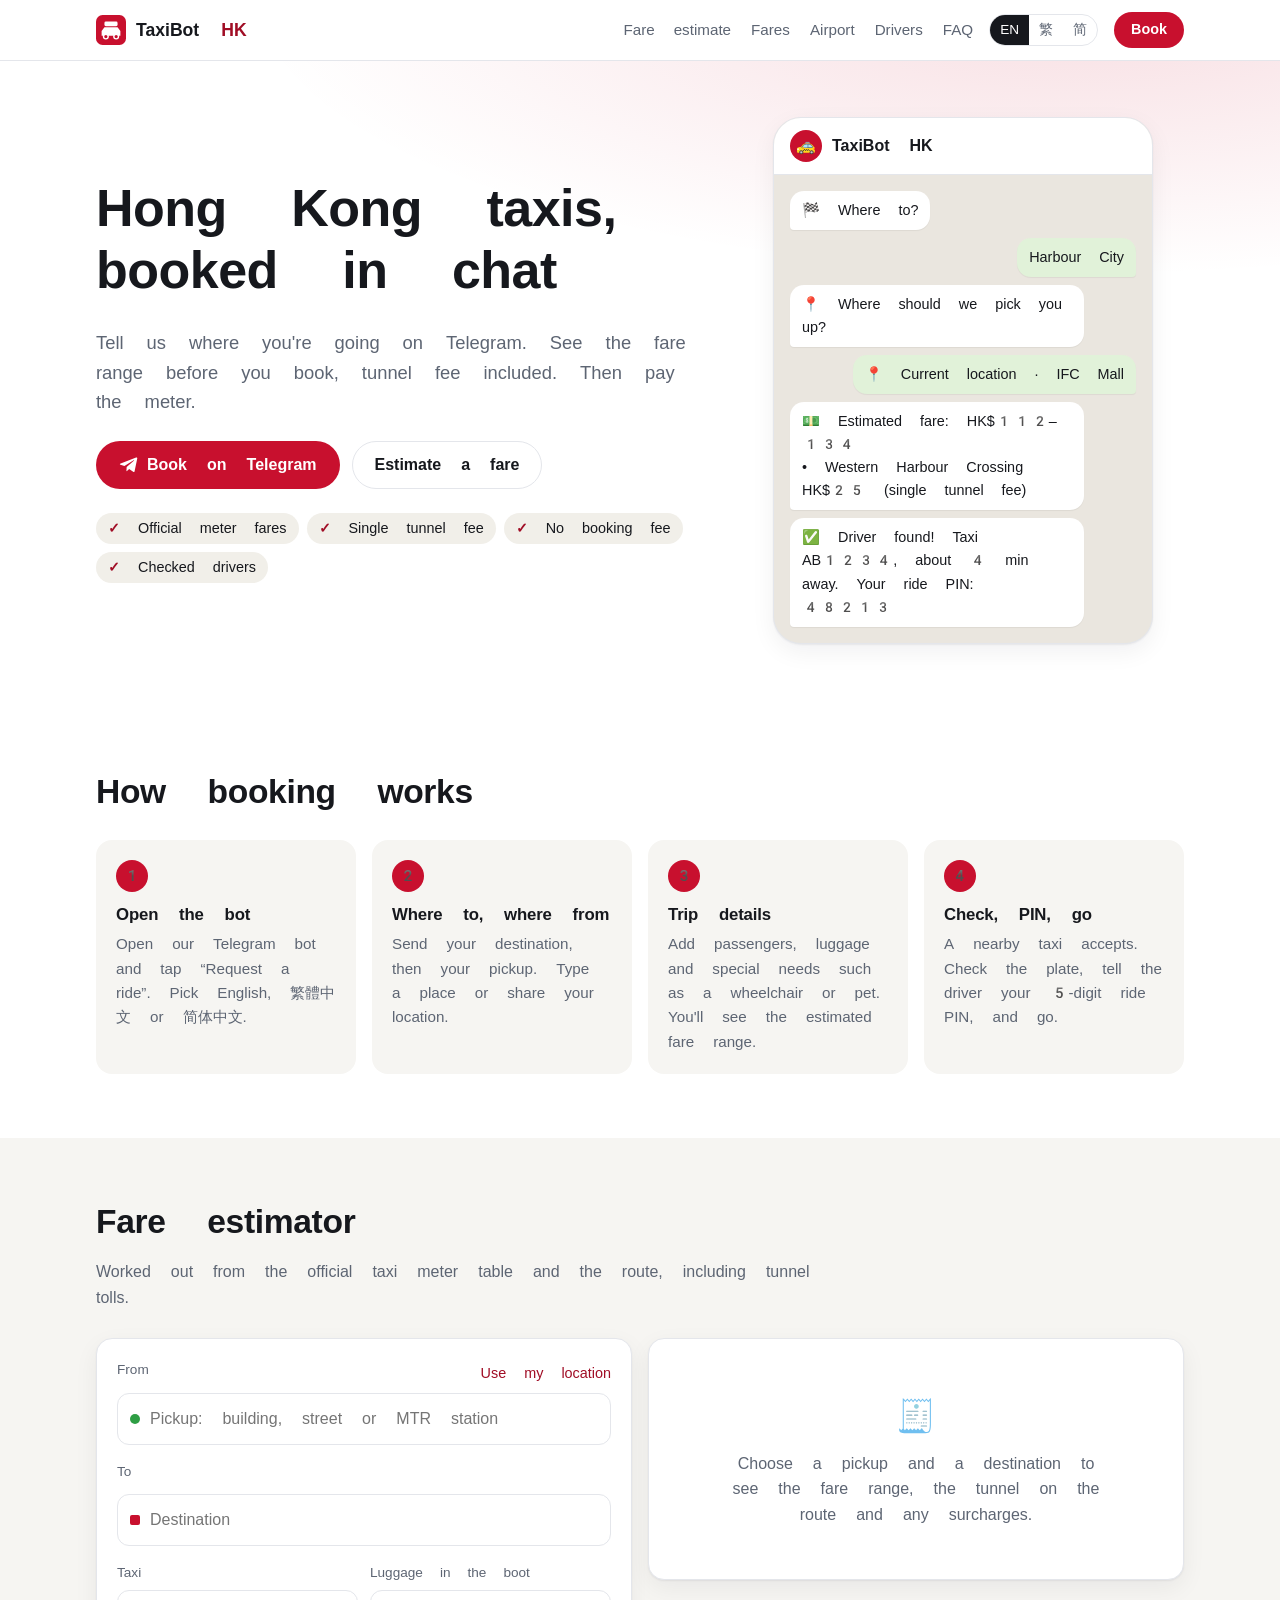
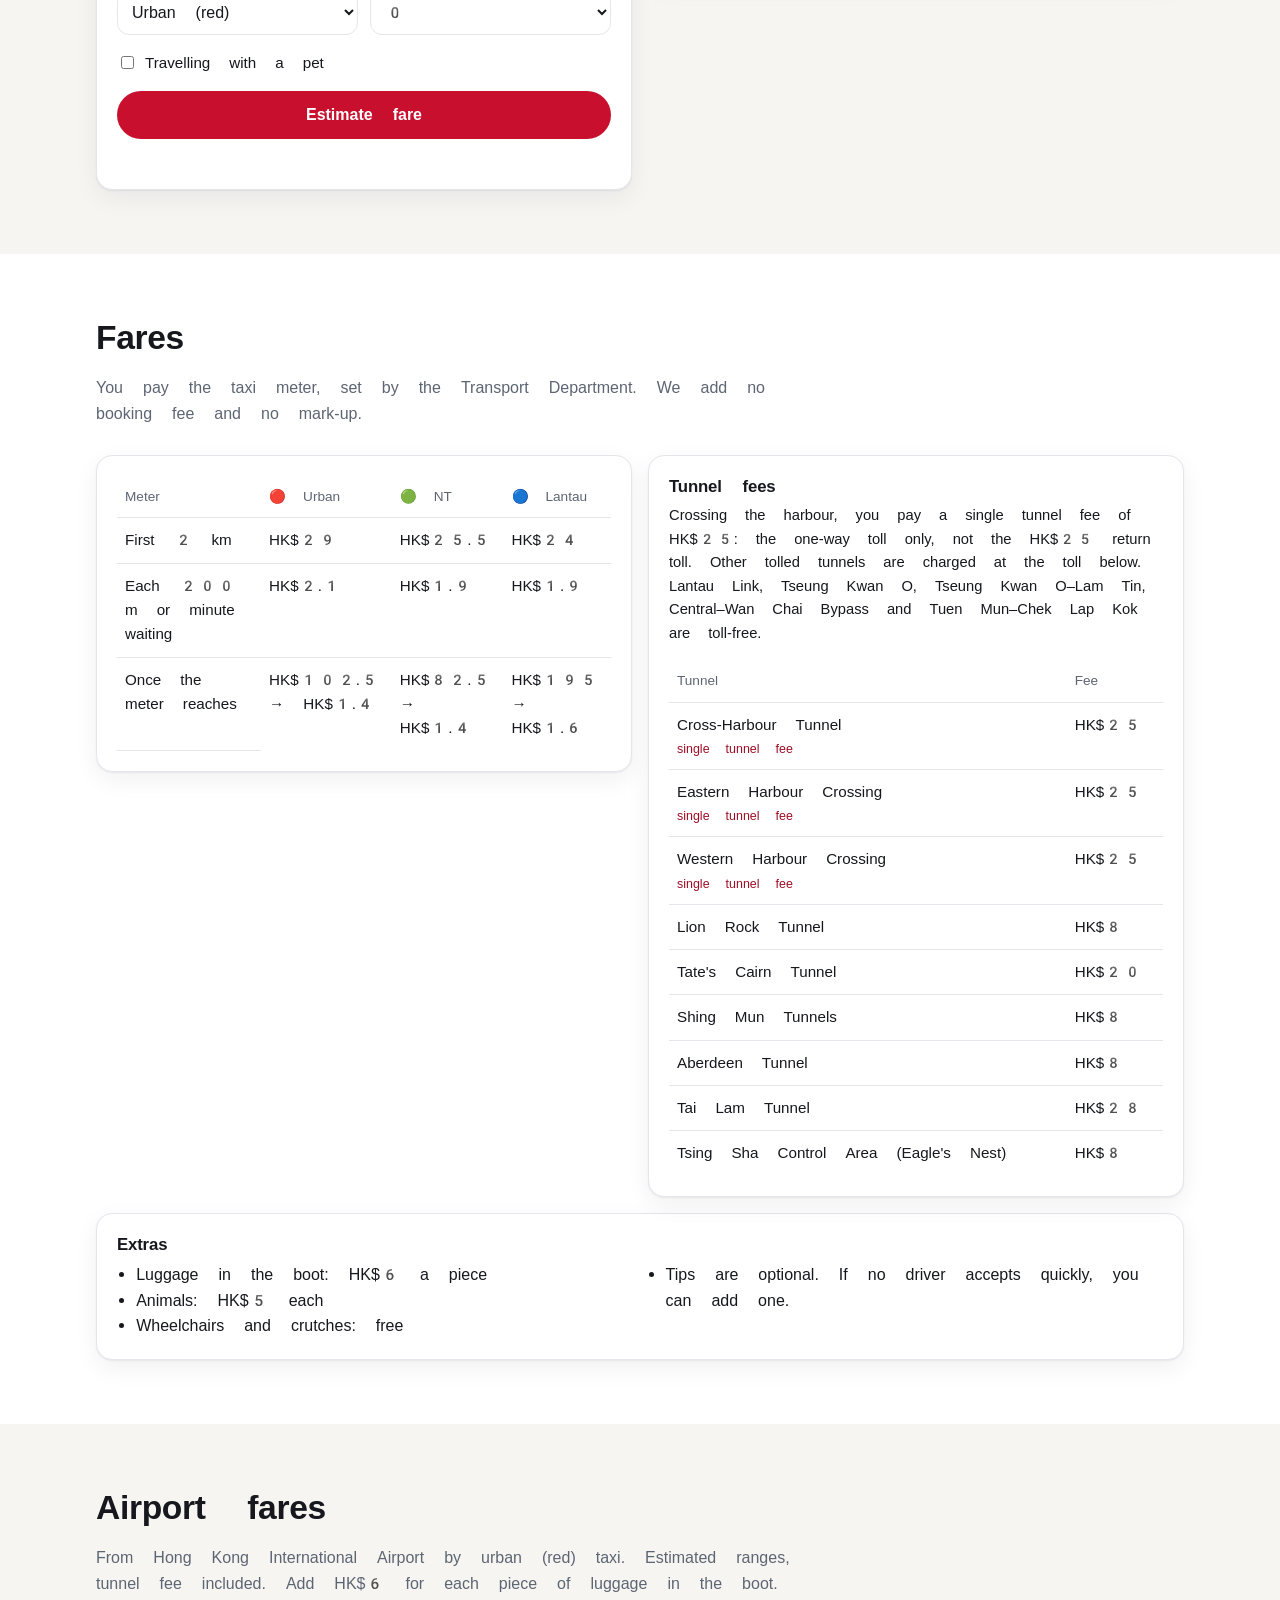
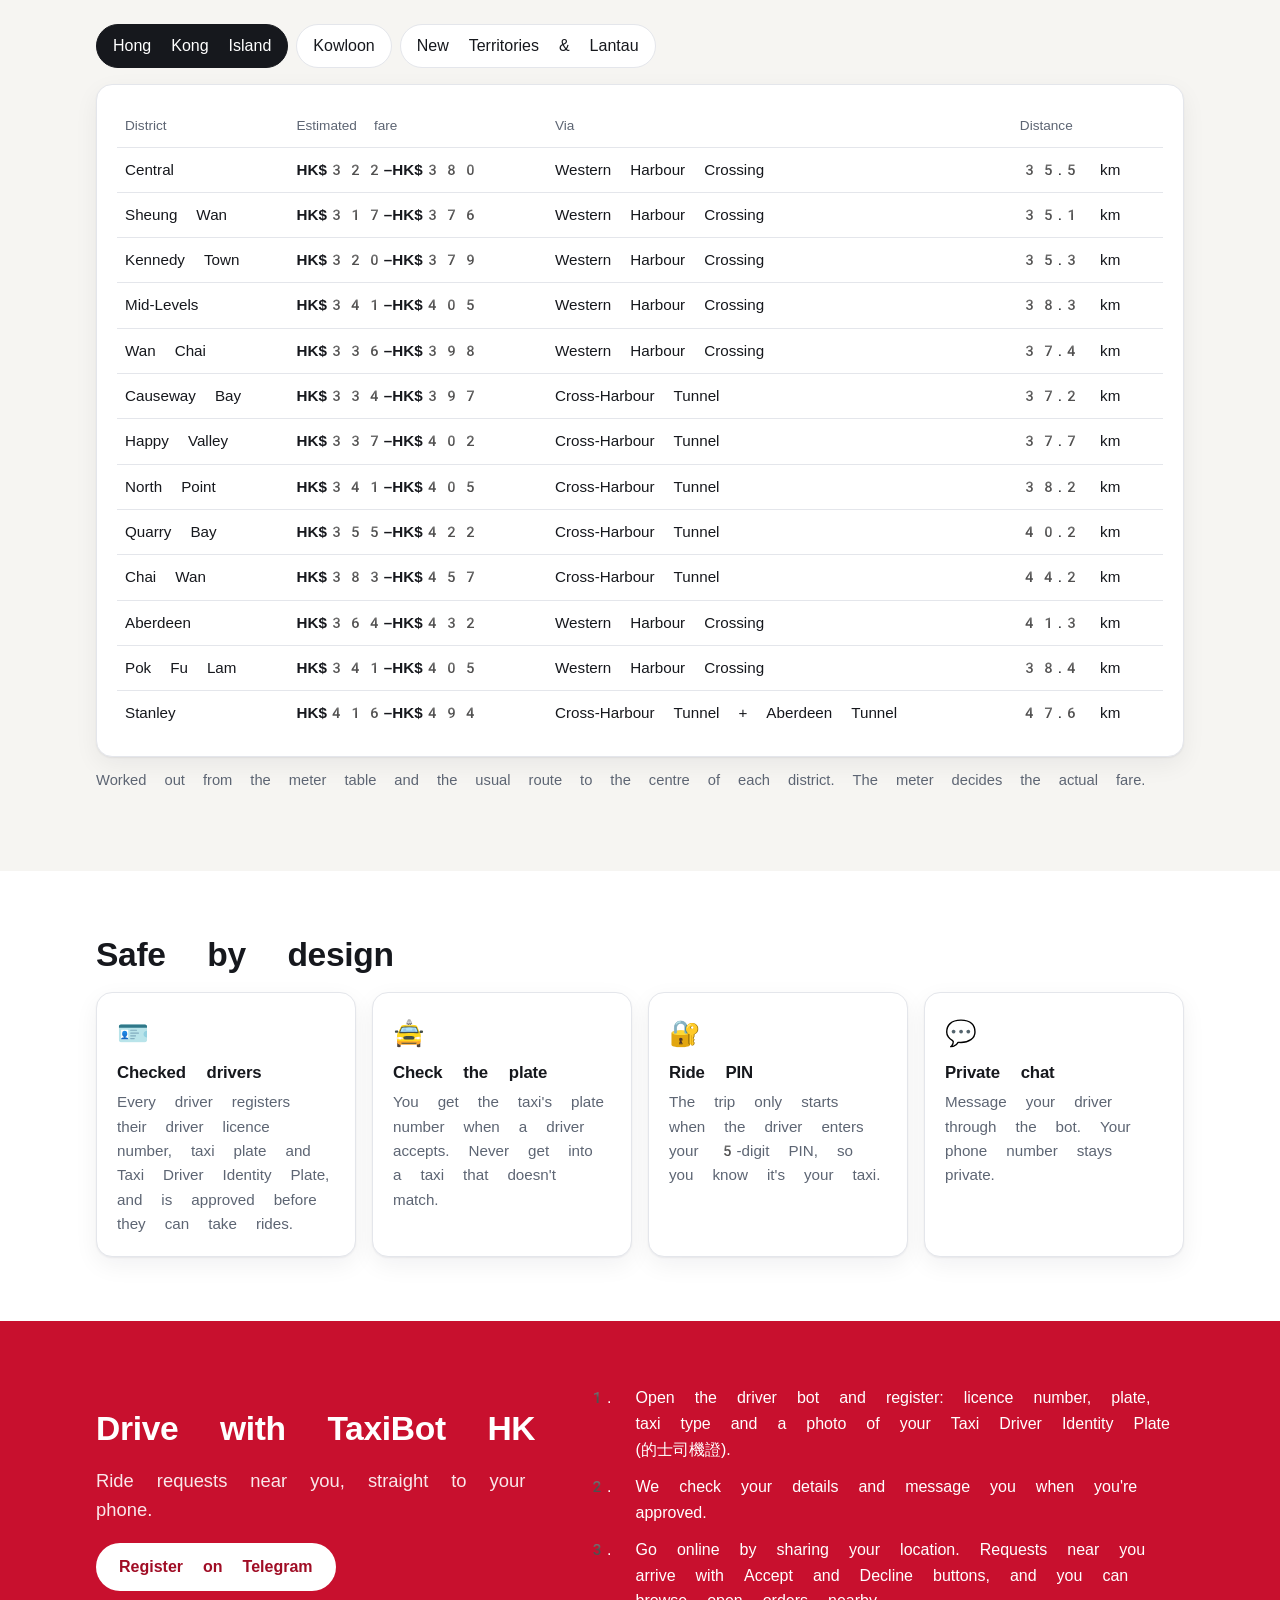
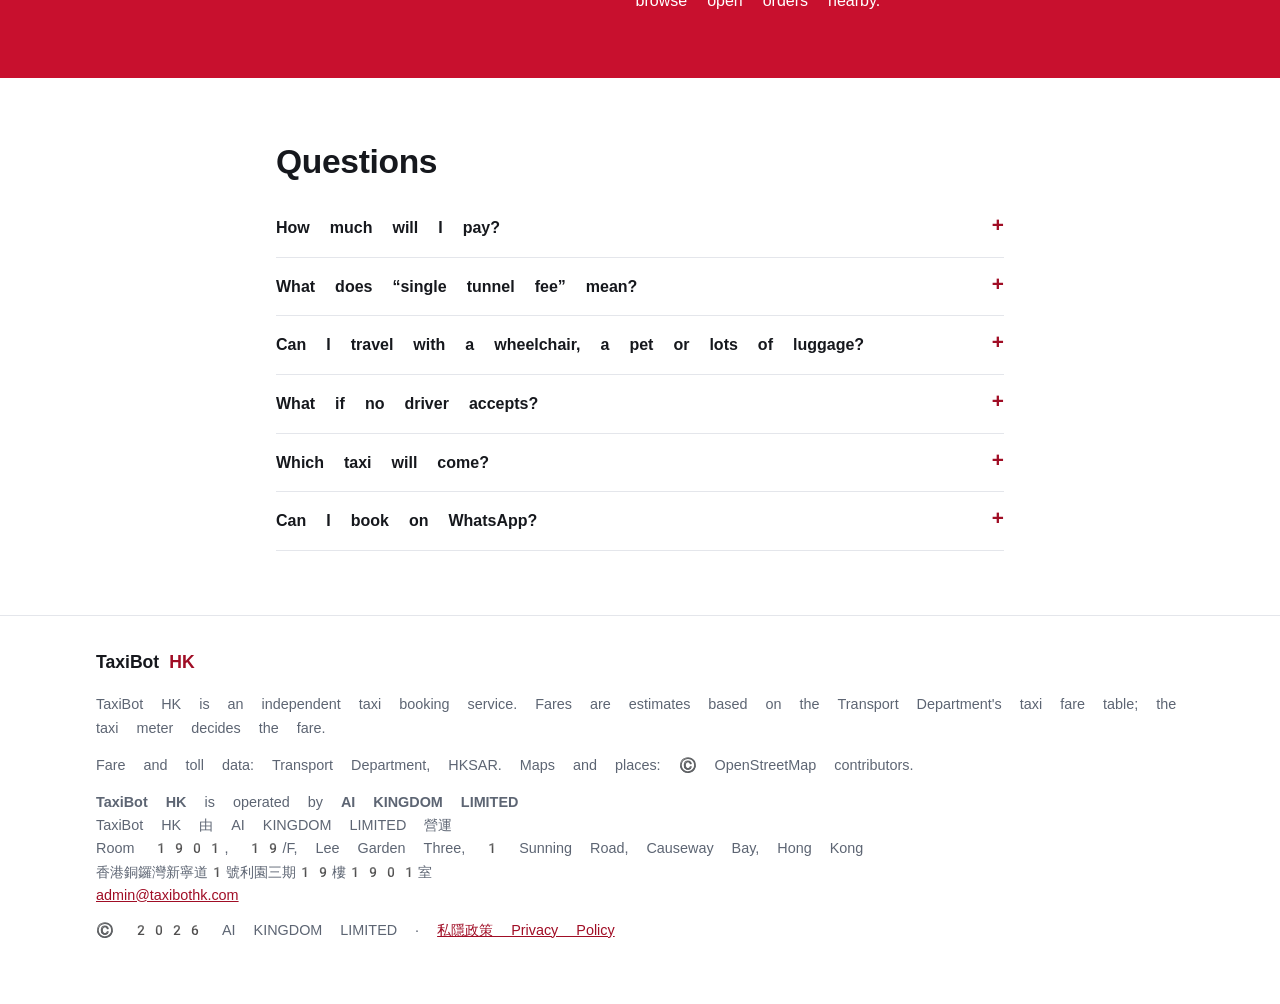
<file: index.html>
<!doctype html>
<html lang="en">
<head>
<meta charset="utf-8">
<meta name="viewport" content="width=device-width, initial-scale=1">
<meta name="facebook-domain-verification" content="nqvu9s8khxjz0n6p6hkmg1ydvv3f3a" />
<title>TaxiBot HK · Hong Kong taxis, booked in chat</title>
<meta name="description" content="Book a Hong Kong taxi on Telegram. See an estimated fare range with the tunnel fee before you book, then pay the meter. Single tunnel fee, no booking fee.">
<meta name="theme-color" content="#c8102e">
<link rel="icon" href="data:image/svg+xml,%3Csvg xmlns='http://www.w3.org/2000/svg' viewBox='0 0 64 64'%3E%3Crect width='64' height='64' rx='14' fill='%23c8102e'/%3E%3Crect x='18' y='14' width='28' height='10' rx='3' fill='%23fff'/%3E%3Cpath d='M12 44V34l6-8h28l6 8v10z' fill='%23fff'/%3E%3Ccircle cx='21' cy='46' r='5' fill='%23c8102e' stroke='%23fff' stroke-width='3'/%3E%3Ccircle cx='43' cy='46' r='5' fill='%23c8102e' stroke='%23fff' stroke-width='3'/%3E%3C/svg%3E">
<link rel="stylesheet" href="https://fonts.googleapis.com/css2?family=Noto+Color+Emoji&display=swap">
<link rel="stylesheet" href="style.css">
<script type="application/ld+json">{"@context":"https://schema.org","@type":"Organization","name":"TaxiBot HK","legalName":"AI KINGDOM LIMITED","url":"https://taxibothk.com/","email":"admin@taxibothk.com","address":{"@type":"PostalAddress","streetAddress":"Room 1901, 19/F, Lee Garden Three, 1 Sunning Road","addressLocality":"Causeway Bay","addressRegion":"Hong Kong","addressCountry":"HK"}}</script>
</head>
<body>
<a class="skip" href="#main" data-t="skip">Skip to content</a>

<header class="top">
  <div class="wrap top-inner">
    <a class="brand" href="#">
      <svg class="brand-mark" viewBox="0 0 64 64" aria-hidden="true"><rect width="64" height="64" rx="14" fill="currentColor"/><rect x="18" y="14" width="28" height="10" rx="3" fill="#fff"/><path d="M12 44V34l6-8h28l6 8v10z" fill="#fff"/><circle cx="21" cy="46" r="5" fill="currentColor" stroke="#fff" stroke-width="3"/><circle cx="43" cy="46" r="5" fill="currentColor" stroke="#fff" stroke-width="3"/></svg>
      <span>TaxiBot <b>HK</b></span>
    </a>
    <nav class="nav" aria-label="Sections">
      <a href="#estimate" data-t="nav_estimate">Fare estimate</a>
      <a href="#fares" data-t="nav_fares">Fares</a>
      <a href="#airport" data-t="nav_airport">Airport</a>
      <a href="#drivers" data-t="nav_drivers">Drivers</a>
      <a href="#faq" data-t="nav_faq">FAQ</a>
    </nav>
    <div class="langs" role="group" aria-label="Language">
      <button type="button" data-lang="en">EN</button>
      <button type="button" data-lang="zh-Hant">繁</button>
      <button type="button" data-lang="zh-Hans">简</button>
    </div>
    <a class="btn btn-small rider-link" href="#" data-t="nav_book">Book</a>
  </div>
</header>

<main id="main">
  <!-- Hero -->
  <section class="hero">
    <div class="wrap hero-inner">
      <div class="hero-copy">
        <h1 data-t="hero_title">Hong Kong taxis, booked in chat</h1>
        <p class="lead" data-t="hero_sub">Tell us where you're going on Telegram. See the fare range before you book, tunnel fee included. Then pay the meter.</p>
        <div class="actions">
          <a class="btn btn-primary rider-link" href="#">
            <svg viewBox="0 0 24 24" aria-hidden="true"><path fill="currentColor" d="M21.9 4.3 18.7 19.4c-.2 1-.9 1.3-1.7.8l-4.8-3.5-2.3 2.2c-.3.3-.5.5-1 .5l.3-4.9 8.9-8c.4-.3-.1-.5-.6-.2L6.5 13.2l-4.7-1.5c-1-.3-1-1 .2-1.5L20.5 3c.9-.3 1.6.2 1.4 1.3z"/></svg>
            <span data-t="cta_book">Book on Telegram</span>
          </a>
          <a class="btn btn-ghost" href="#estimate" data-t="cta_estimate">Estimate a fare</a>
        </div>
        <ul class="points">
          <li data-t="hero_p1">Official meter fares</li>
          <li data-t="hero_p2">Single tunnel fee</li>
          <li data-t="hero_p3">No booking fee</li>
          <li data-t="hero_p4">Checked drivers</li>
        </ul>
      </div>
      <div class="phone" aria-hidden="true">
        <div class="phone-bar"><span class="avatar">🚕</span><span data-t="mock_title">TaxiBot HK</span></div>
        <div class="chat">
          <p class="bubble bot" data-t="mock_where"></p>
          <p class="bubble me" data-t="mock_user1"></p>
          <p class="bubble bot" data-t="mock_pickup"></p>
          <p class="bubble me" data-t="mock_user2"></p>
          <p class="bubble bot pre" data-t="mock_fare"></p>
          <p class="bubble bot" data-t="mock_found"></p>
        </div>
      </div>
    </div>
  </section>

  <!-- How it works -->
  <section class="section" id="how">
    <div class="wrap">
      <h2 data-t="how_title">How booking works</h2>
      <ol class="steps">
        <li><span class="num">1</span><h3 data-t="how_1t"></h3><p data-t="how_1"></p></li>
        <li><span class="num">2</span><h3 data-t="how_2t"></h3><p data-t="how_2"></p></li>
        <li><span class="num">3</span><h3 data-t="how_3t"></h3><p data-t="how_3"></p></li>
        <li><span class="num">4</span><h3 data-t="how_4t"></h3><p data-t="how_4"></p></li>
      </ol>
    </div>
  </section>

  <!-- Estimator -->
  <section class="section tint" id="estimate">
    <div class="wrap">
      <h2 data-t="est_title">Fare estimator</h2>
      <p class="sub" data-t="est_sub"></p>
      <div class="est">
        <form class="card est-form" id="est-form" autocomplete="off">
          <div class="field" data-stop="from">
            <div class="label-row">
              <label for="from-input" data-t="est_from">From</label>
              <button type="button" class="link" id="locate" data-t="est_locate">Use my location</button>
            </div>
            <div class="input"><span class="dot from"></span><input id="from-input" data-t-ph="est_from_ph"></div>
            <ul class="suggest" role="listbox"></ul>
          </div>
          <div class="field" data-stop="to">
            <div class="label-row"><label for="to-input" data-t="est_to">To</label></div>
            <div class="input"><span class="dot to"></span><input id="to-input" data-t-ph="est_to_ph"></div>
            <ul class="suggest" role="listbox"></ul>
          </div>
          <div class="row3">
            <div class="field">
              <label for="type" data-t="est_type">Taxi</label>
              <select id="type">
                <option value="urban" data-t="type_urban">Urban (red)</option>
                <option value="nt" data-t="type_nt">New Territories (green)</option>
                <option value="lantau" data-t="type_lantau">Lantau (blue)</option>
              </select>
            </div>
            <div class="field">
              <label for="luggage" data-t="est_luggage">Luggage in the boot</label>
              <select id="luggage"><option>0</option><option>1</option><option>2</option><option>3</option><option>4</option><option>5</option></select>
            </div>
          </div>
          <label class="check"><input type="checkbox" id="pet"> <span data-t="est_pet">Travelling with a pet</span></label>
          <button class="btn btn-primary wide" type="submit" id="est-go" data-t="est_go">Estimate fare</button>
          <p class="status" id="est-status" role="status"></p>
        </form>
        <div class="card est-result" id="est-result" aria-live="polite">
          <div class="est-empty"><span class="ico">🧾</span><p data-t="est_placeholder"></p></div>
        </div>
      </div>
    </div>
  </section>

  <!-- Fares -->
  <section class="section" id="fares">
    <div class="wrap">
      <h2 data-t="fares_title">Fares</h2>
      <p class="sub" data-t="fares_sub"></p>
      <div class="grid2">
        <div class="card">
          <div class="table-wrap"><table class="tbl" id="meter-table"></table></div>
        </div>
        <div class="card">
          <h3 data-t="tunnel_title">Tunnel fees</h3>
          <p class="small" data-t="tunnel_text"></p>
          <div class="table-wrap"><table class="tbl" id="toll-table"></table></div>
        </div>
      </div>
      <div class="card extras">
        <h3 data-t="extras_title">Extras</h3>
        <ul>
          <li data-t="extra_luggage"></li><li data-t="extra_animal"></li>
          <li data-t="extra_wheelchair"></li><li data-t="extra_tip"></li>
        </ul>
      </div>
    </div>
  </section>

  <!-- Airport -->
  <section class="section tint" id="airport">
    <div class="wrap">
      <h2 data-t="airport_title">Airport fares</h2>
      <p class="sub" data-t="airport_sub"></p>
      <div class="tabs" role="tablist" id="region-tabs">
        <button role="tab" data-region="hk" data-t="region_hk">Hong Kong Island</button>
        <button role="tab" data-region="kln" data-t="region_kln">Kowloon</button>
        <button role="tab" data-region="nt" data-t="region_nt">New Territories &amp; Lantau</button>
      </div>
      <div class="card"><div class="table-wrap"><table class="tbl airport" id="airport-table"></table></div></div>
      <p class="small muted" data-t="airport_note"></p>
    </div>
  </section>

  <!-- Safety -->
  <section class="section" id="safety">
    <div class="wrap">
      <h2 data-t="safety_title">Safe by design</h2>
      <div class="grid4">
        <div class="card feat"><span class="ico">🪪</span><h3 data-t="safety_1t"></h3><p data-t="safety_1"></p></div>
        <div class="card feat"><span class="ico">🚖</span><h3 data-t="safety_2t"></h3><p data-t="safety_2"></p></div>
        <div class="card feat"><span class="ico">🔐</span><h3 data-t="safety_3t"></h3><p data-t="safety_3"></p></div>
        <div class="card feat"><span class="ico">💬</span><h3 data-t="safety_4t"></h3><p data-t="safety_4"></p></div>
      </div>
    </div>
  </section>

  <!-- Drivers -->
  <section class="section band" id="drivers">
    <div class="wrap band-inner">
      <div>
        <h2 data-t="drivers_title">Drive with TaxiBot HK</h2>
        <p class="lead" data-t="drivers_sub"></p>
        <a class="btn btn-light driver-link" href="#" data-t="drivers_cta">Register on Telegram</a>
      </div>
      <ol class="band-steps">
        <li data-t="drivers_1"></li><li data-t="drivers_2"></li><li data-t="drivers_3"></li>
      </ol>
    </div>
  </section>

  <!-- FAQ -->
  <section class="section" id="faq">
    <div class="wrap narrow">
      <h2 data-t="faq_title">Questions</h2>
      <details><summary data-t="q1"></summary><p data-t="a1"></p></details>
      <details><summary data-t="q2"></summary><p data-t="a2"></p></details>
      <details><summary data-t="q3"></summary><p data-t="a3"></p></details>
      <details><summary data-t="q4"></summary><p data-t="a4"></p></details>
      <details><summary data-t="q5"></summary><p data-t="a5"></p></details>
      <details><summary data-t="q6"></summary><p data-t="a6"></p></details>
    </div>
  </section>
</main>

<footer class="foot">
  <div class="wrap">
    <p class="brand small-brand">TaxiBot <b>HK</b></p>
    <p data-t="footer_disclaimer"></p>
    <p class="muted" data-t="footer_sources"></p>
    <address class="muted biz">
      <b>TaxiBot HK</b> is operated by <b>AI KINGDOM LIMITED</b><br>
      TaxiBot HK 由 AI KINGDOM LIMITED 營運<br>
      Room 1901, 19/F, Lee Garden Three, 1 Sunning Road, Causeway Bay, Hong Kong<br>
      香港銅鑼灣新寧道1號利園三期19樓1901室<br>
      <a href="mailto:admin@taxibothk.com">admin@taxibothk.com</a>
      <!-- phone / WhatsApp goes here once the business number is on the API -->
    </address>
    <p class="muted">© 2026 AI KINGDOM LIMITED · <a href="privacy.html">私隱政策 Privacy Policy</a></p>
  </div>
</footer>

<script src="data.js"></script>
<script src="fares.js"></script>
<script src="app.js"></script>
</body>
</html>
</file>
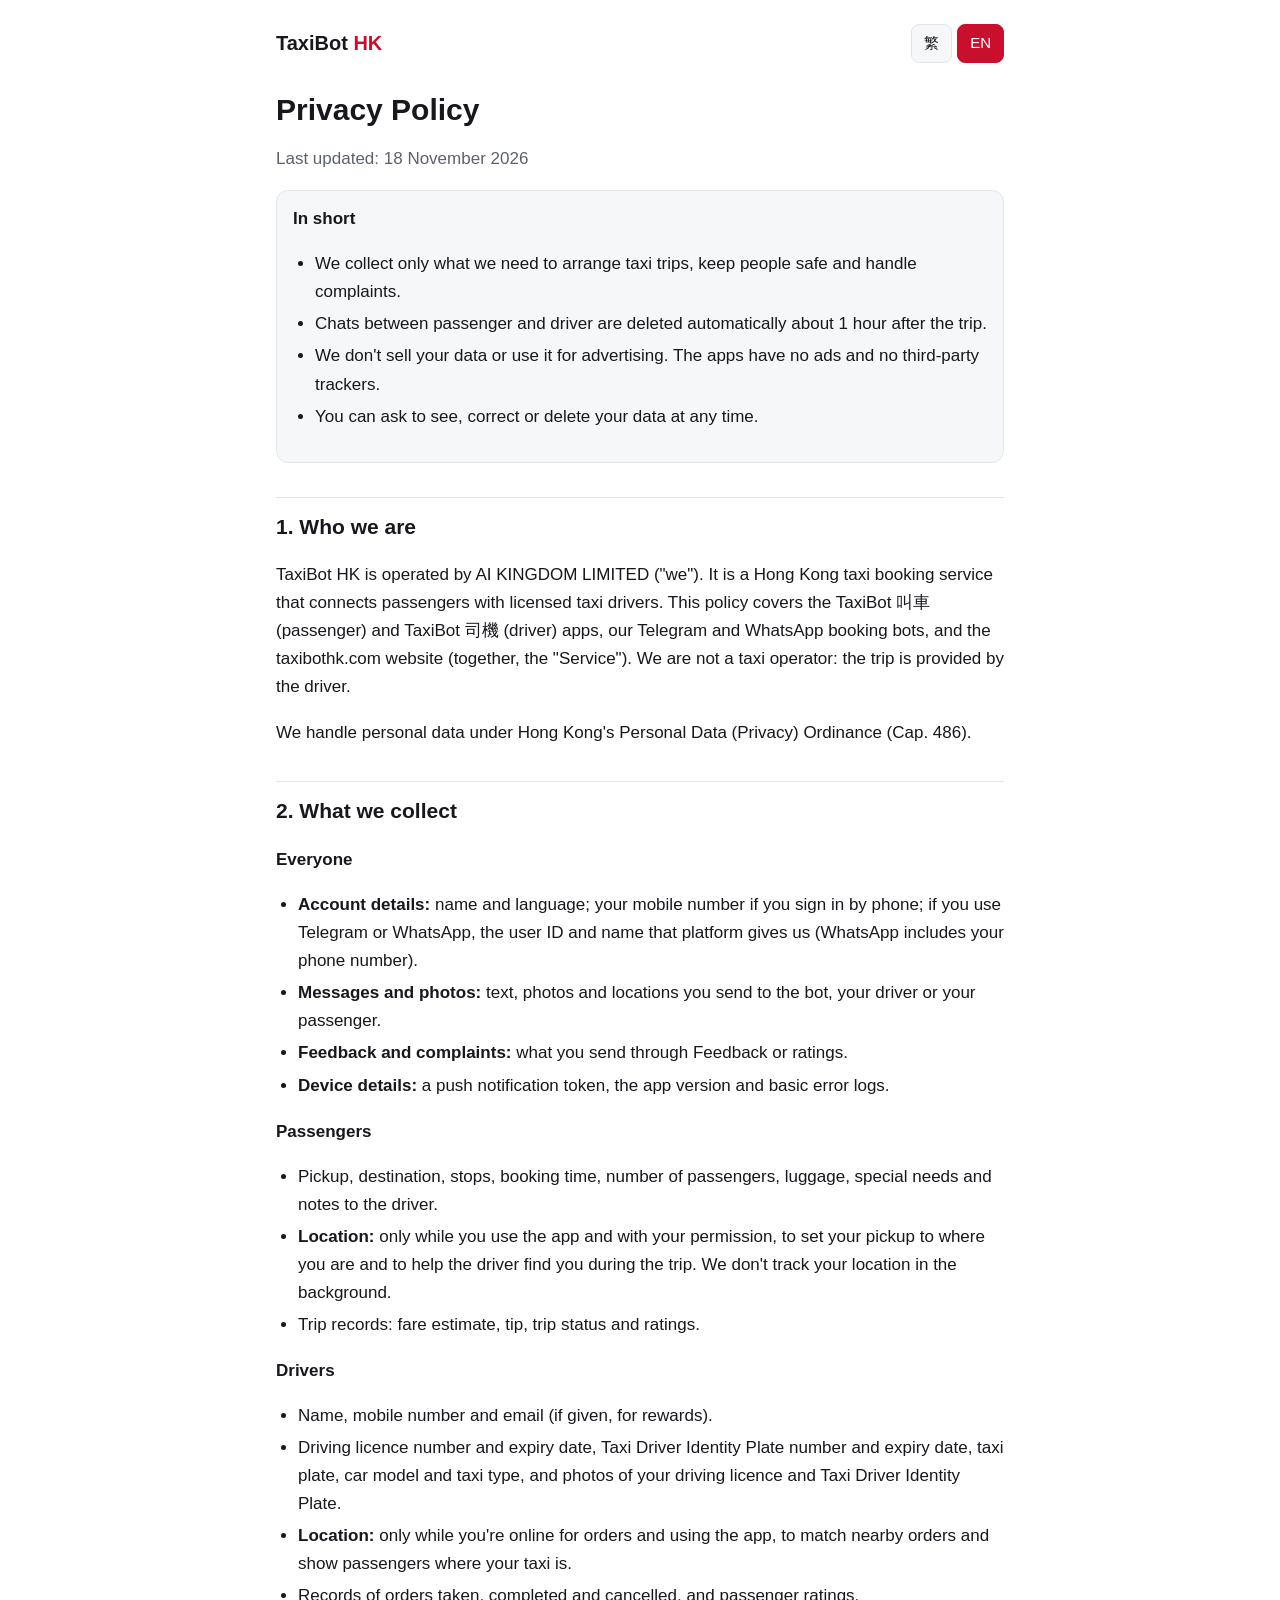
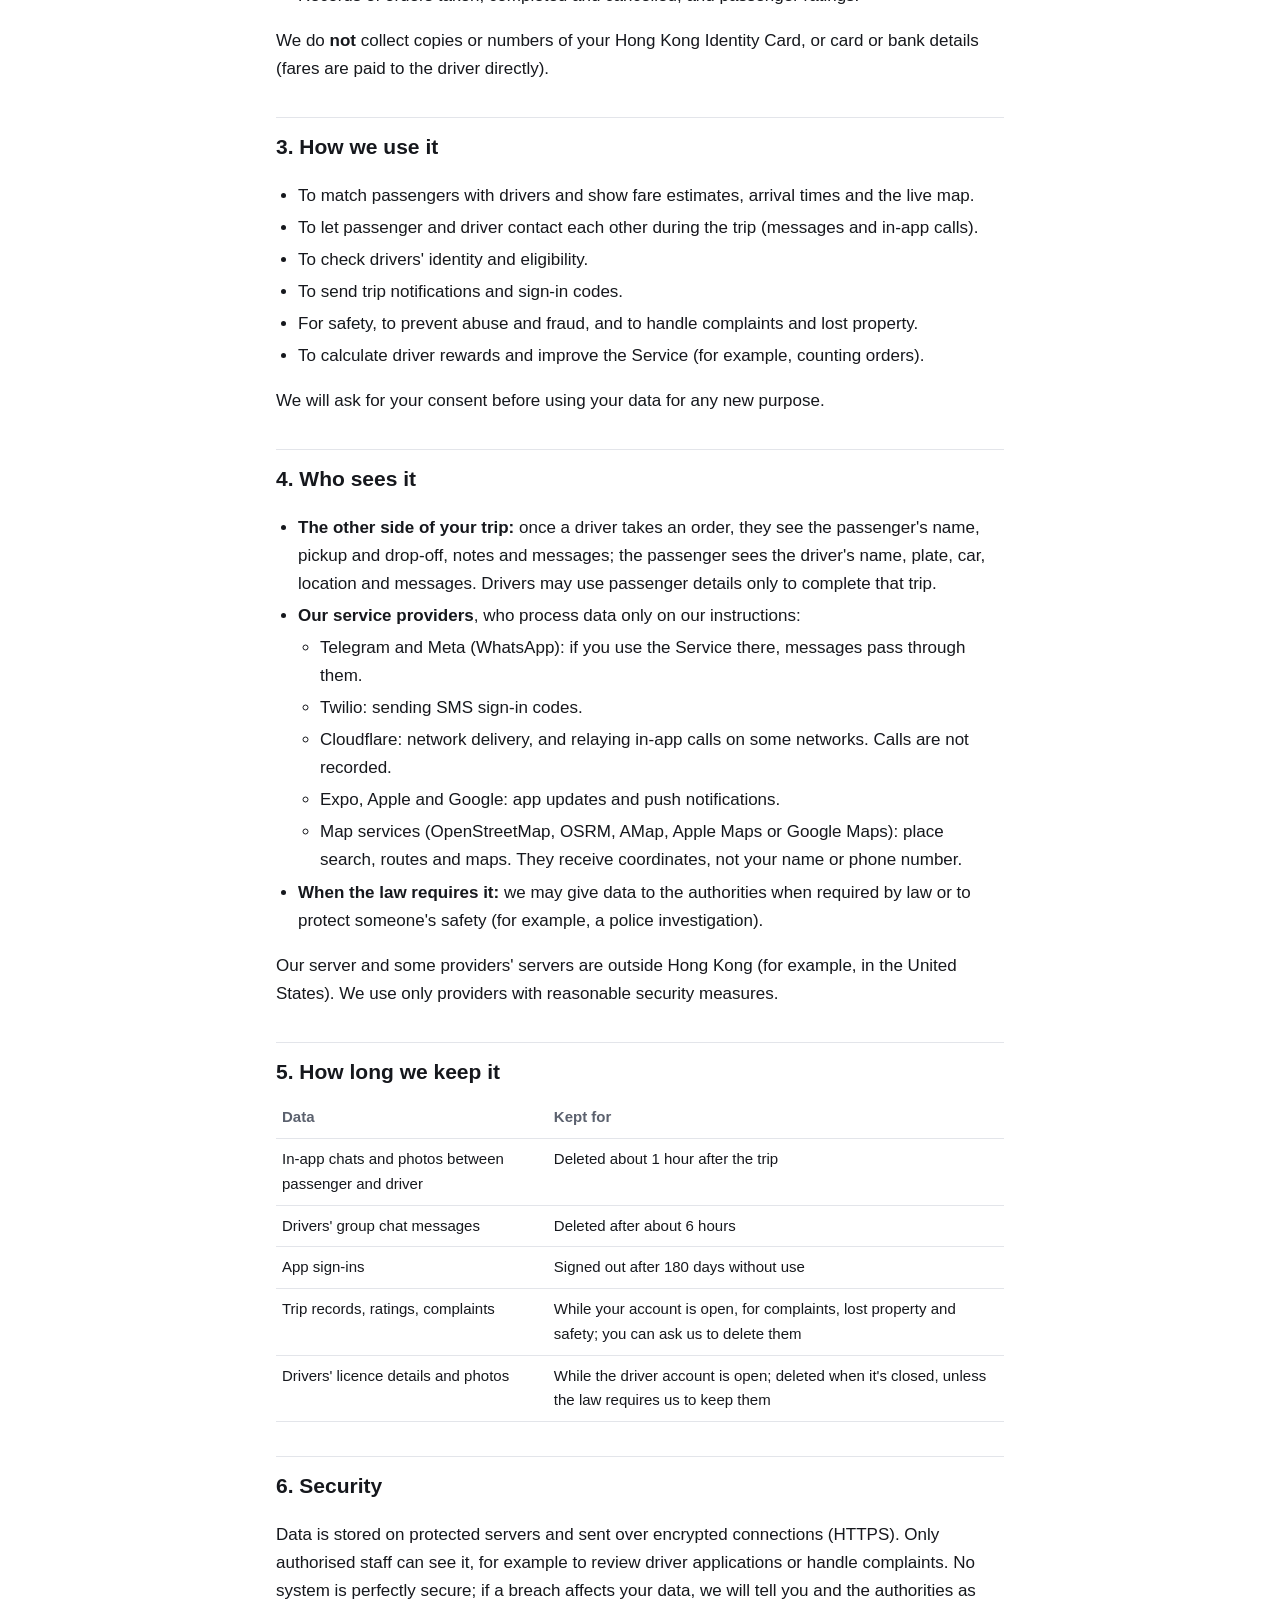
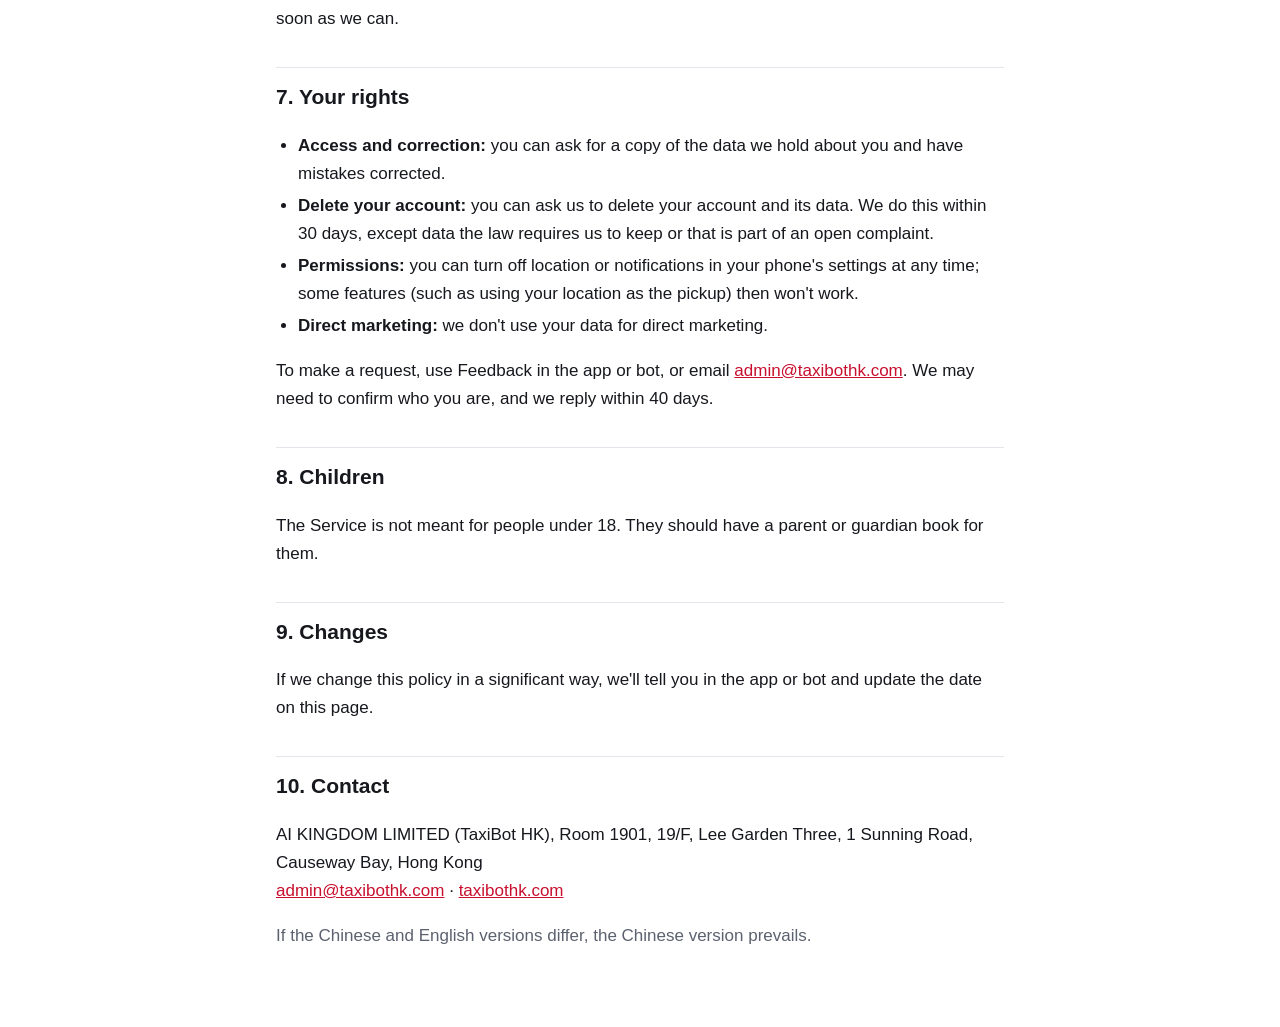
<file: privacy.html>
<!doctype html>
<html lang="zh-Hant">
<head>
<meta charset="utf-8">
<meta name="viewport" content="width=device-width, initial-scale=1">
<title>私隱政策 Privacy Policy · TaxiBot HK</title>
<meta name="description" content="How TaxiBot HK (the TaxiBot 叫車 and TaxiBot 司機 apps, and the Telegram and WhatsApp bots) collects, uses and protects personal data.">
<meta name="theme-color" content="#c8102e">
<style>
  :root { --bg: #ffffff; --ink: #16181d; --dim: #5b616e; --line: #e3e5ea; --card: #f6f7f9; --red: #c8102e; }
  @media (prefers-color-scheme: dark) {
    :root:not([data-theme="light"]) { --bg: #121316; --ink: #ecedf0; --dim: #a3a8b3; --line: #2b2e35; --card: #1b1d22; --red: #ff5a6e; }
  }
  :root[data-theme="dark"] { --bg: #121316; --ink: #ecedf0; --dim: #a3a8b3; --line: #2b2e35; --card: #1b1d22; --red: #ff5a6e; }
  * { box-sizing: border-box; }
  body { margin: 0; background: var(--bg); color: var(--ink);
         font: 17px/1.65 -apple-system, BlinkMacSystemFont, "Segoe UI", Roboto, "PingFang HK", "Noto Sans HK", sans-serif; }
  main { max-width: 760px; margin: 0 auto; padding: 24px 16px 60px; }
  header { display: flex; align-items: center; justify-content: space-between; gap: 12px; flex-wrap: wrap; }
  a { color: var(--red); }
  .brand { font-weight: 800; font-size: 20px; color: var(--ink); text-decoration: none; }
  .brand b { color: var(--red); }
  .langs button { font: inherit; font-size: 15px; padding: 6px 12px; border: 1px solid var(--line); background: var(--card);
                  color: var(--ink); border-radius: 8px; cursor: pointer; }
  .langs button[aria-pressed="true"] { background: var(--red); border-color: var(--red); color: #fff; }
  h1 { font-size: 30px; line-height: 1.25; margin: 28px 0 4px; }
  h2 { font-size: 21px; margin: 34px 0 8px; padding-top: 12px; border-top: 1px solid var(--line); }
  h3 { font-size: 17px; margin: 18px 0 4px; }
  .dim { color: var(--dim); }
  ul { padding-left: 22px; } li { margin: 4px 0; }
  .box { background: var(--card); border: 1px solid var(--line); border-radius: 12px; padding: 14px 16px; margin: 16px 0; }
  table { width: 100%; border-collapse: collapse; font-size: 15px; }
  th, td { text-align: left; vertical-align: top; padding: 8px 6px; border-bottom: 1px solid var(--line); }
  th { color: var(--dim); font-weight: 600; }
  [data-l] { display: none; }
  html[lang="zh-Hant"] [data-l="zh"], html[lang="en"] [data-l="en"] { display: revert; }
</style>
</head>
<body>
<main>
<header>
  <a class="brand" href="./">TaxiBot <b>HK</b></a>
  <div class="langs" role="group" aria-label="Language">
    <button type="button" data-set="zh-Hant">繁</button>
    <button type="button" data-set="en">EN</button>
  </div>
</header>

<!-- ============================== 繁體中文 ============================== -->
<article data-l="zh">
<h1>私隱政策</h1>
<p class="dim">最後更新：2026 年 11 月 18 日</p>

<div class="box">
  <b>重點</b>
  <ul>
    <li>我們只收集安排的士行程、保障安全及處理投訴所需的資料。</li>
    <li>乘客與司機之間的對話會在行程結束後約 1 小時自動刪除。</li>
    <li>我們不會出售你的資料，不會用作廣告，App 內亦沒有廣告或第三方追蹤工具。</li>
    <li>你可隨時要求查閱、更正或刪除你的資料。</li>
  </ul>
</div>

<h2>1. 我們是誰</h2>
<p>TaxiBot HK 由 AI KINGDOM LIMITED（「我們」）營運，是香港的叫車平台，為乘客聯絡持牌的士司機。本政策適用於「TaxiBot 叫車」及「TaxiBot 司機」App、我們的 Telegram 及 WhatsApp 叫車機械人，以及 taxibothk.com 網站（統稱「服務」）。我們不是的士營辦商，行程由司機提供。</p>
<p>我們按香港《個人資料（私隱）條例》（第 486 章）處理個人資料。</p>

<h2>2. 我們收集的資料</h2>
<h3>所有用戶</h3>
<ul>
  <li><b>帳戶資料：</b>名稱、語言設定；如以電話登入，你的手提電話號碼；如經 Telegram 或 WhatsApp 使用，該平台提供的用戶 ID 及名稱（WhatsApp 包括你的電話號碼）。</li>
  <li><b>對話及相片：</b>你與機械人、司機或乘客之間傳送的文字、相片及位置。</li>
  <li><b>意見及投訴：</b>你透過「意見反映」或評分提交的內容。</li>
  <li><b>裝置資料：</b>推送通知所需的裝置代碼、App 版本及基本錯誤記錄。</li>
</ul>
<h3>乘客</h3>
<ul>
  <li>上車點、目的地、中途站、預約時間、人數、行李、特別需要及給司機的備註。</li>
  <li><b>位置：</b>只在你使用 App 時，並經你允許，用作把你所在位置設為上車點，及在行程中讓司機找到你。我們不會在背景追蹤你的位置。</li>
  <li>行程紀錄：車資估算、貼士、行程狀態、評分。</li>
</ul>
<h3>司機</h3>
<ul>
  <li>姓名、手提電話、電郵（如提供，用於獎賞）。</li>
  <li>駕駛執照號碼及有效期、的士司機證號碼及到期日、的士車牌、車款及的士類別，以及駕駛執照和的士司機證的相片。</li>
  <li><b>位置：</b>只在你上線接單並使用 App 時，用作配對附近訂單及讓乘客在即時地圖看到的士位置。</li>
  <li>接單、完成及取消紀錄、乘客評分。</li>
</ul>
<p>我們<b>不會</b>收集你的香港身份證副本或號碼，亦不會收集信用卡或銀行資料（車資直接付給司機）。</p>

<h2>3. 我們如何使用資料</h2>
<ul>
  <li>為乘客配對司機、顯示車資估算、到達時間及即時地圖。</li>
  <li>讓乘客與司機在行程期間互相聯絡（訊息及 App 內通話）。</li>
  <li>核實司機身份及資格。</li>
  <li>發送行程通知及登入驗證碼。</li>
  <li>保障安全、防止濫用及欺詐、處理投訴及失物。</li>
  <li>計算司機獎賞，及改善服務（例如統計訂單數量）。</li>
</ul>
<p>如要把資料用於上述以外的新用途，我們會先取得你的同意。</p>

<h2>4. 誰會看到你的資料</h2>
<ul>
  <li><b>行程的另一方：</b>司機接單後會看到乘客的名稱、上落車點、備註及訊息；乘客會看到司機名稱、車牌、車款、位置及訊息。司機只可為完成該次行程使用乘客資料。</li>
  <li><b>我們的服務供應商</b>，只按我們的指示處理資料：
    <ul>
      <li>Telegram 及 Meta（WhatsApp）：如你經這些平台使用服務，訊息會經它們傳送。</li>
      <li>Twilio：發送短訊驗證碼。</li>
      <li>Cloudflare：網絡傳輸，及在部分網絡下為 App 內通話轉駁。通話不會被錄音。</li>
      <li>Expo、Apple 及 Google：App 更新及推送通知。</li>
      <li>地圖服務（OpenStreetMap、OSRM、高德地圖、Apple 地圖或 Google 地圖）：搜尋地點、計算路線及顯示地圖。發送的是地點座標，不包括你的名稱或電話。</li>
    </ul>
  </li>
  <li><b>法律要求：</b>如法律要求，或為保障人身安全（例如配合警方調查），我們可能向有關當局提供資料。</li>
</ul>
<p>我們的伺服器及部分供應商的伺服器位於香港以外地區（例如美國）。我們只會選用有合理保安措施的供應商。</p>

<h2>5. 保留期限</h2>
<table>
  <tr><th>資料</th><th>保留多久</th></tr>
  <tr><td>乘客與司機在 App 內的對話及相片</td><td>行程結束後約 1 小時刪除</td></tr>
  <tr><td>司機群組訊息</td><td>約 6 小時後刪除</td></tr>
  <tr><td>App 登入</td><td>180 日沒有使用即自動登出</td></tr>
  <tr><td>行程紀錄、評分、投訴</td><td>帳戶有效期間保留，以處理投訴、失物及安全事宜；你可要求刪除</td></tr>
  <tr><td>司機證件資料及相片</td><td>司機帳戶有效期間保留；帳戶關閉後刪除，法律要求保留者除外</td></tr>
</table>

<h2>6. 保安</h2>
<p>資料儲存在受保護的伺服器上，經加密連線（HTTPS）傳送；只有獲授權的營運人員可查閱，例如審核司機申請或處理投訴。沒有任何系統完全安全；如發生影響你的資料外洩，我們會盡快通知你及有關當局。</p>

<h2>7. 你的權利</h2>
<ul>
  <li><b>查閱及更正：</b>你可要求查閱我們持有的你的資料，並更正不準確的地方。</li>
  <li><b>刪除帳戶：</b>你可要求刪除帳戶及相關資料。我們會在 30 日內處理，法律要求保留或正處理中的投訴資料除外。</li>
  <li><b>撤回權限：</b>你可隨時在手機設定關閉位置或通知權限；部分功能（例如以所在位置作上車點）將無法使用。</li>
  <li><b>直接促銷：</b>我們不會用你的資料作直接促銷。</li>
</ul>
<p>提出要求：在 App 或機械人內按「意見反映」，或電郵至 <a href="mailto:admin@taxibothk.com">admin@taxibothk.com</a>。我們可能需要核實你的身份，並會在 40 日內回覆。</p>

<h2>8. 兒童</h2>
<p>服務並非為 18 歲以下人士而設。未滿 18 歲人士應由家長或監護人代為叫車。</p>

<h2>9. 政策更新</h2>
<p>如本政策有重大修改，我們會在 App 或機械人內通知你，並更新本頁的日期。</p>

<h2>10. 聯絡我們</h2>
<p>AI KINGDOM LIMITED（TaxiBot HK），香港銅鑼灣新寧道1號利園三期19樓1901室<br><a href="mailto:admin@taxibothk.com">admin@taxibothk.com</a> · <a href="https://taxibothk.com">taxibothk.com</a></p>
<p class="dim">如中英文版本有任何不一致，以中文版本為準。</p>
</article>

<!-- ============================== English ============================== -->
<article data-l="en">
<h1>Privacy Policy</h1>
<p class="dim">Last updated: 18 November 2026</p>

<div class="box">
  <b>In short</b>
  <ul>
    <li>We collect only what we need to arrange taxi trips, keep people safe and handle complaints.</li>
    <li>Chats between passenger and driver are deleted automatically about 1 hour after the trip.</li>
    <li>We don't sell your data or use it for advertising. The apps have no ads and no third-party trackers.</li>
    <li>You can ask to see, correct or delete your data at any time.</li>
  </ul>
</div>

<h2>1. Who we are</h2>
<p>TaxiBot HK is operated by AI KINGDOM LIMITED ("we"). It is a Hong Kong taxi booking service that connects passengers with licensed taxi drivers. This policy covers the TaxiBot 叫車 (passenger) and TaxiBot 司機 (driver) apps, our Telegram and WhatsApp booking bots, and the taxibothk.com website (together, the "Service"). We are not a taxi operator: the trip is provided by the driver.</p>
<p>We handle personal data under Hong Kong's Personal Data (Privacy) Ordinance (Cap. 486).</p>

<h2>2. What we collect</h2>
<h3>Everyone</h3>
<ul>
  <li><b>Account details:</b> name and language; your mobile number if you sign in by phone; if you use Telegram or WhatsApp, the user ID and name that platform gives us (WhatsApp includes your phone number).</li>
  <li><b>Messages and photos:</b> text, photos and locations you send to the bot, your driver or your passenger.</li>
  <li><b>Feedback and complaints:</b> what you send through Feedback or ratings.</li>
  <li><b>Device details:</b> a push notification token, the app version and basic error logs.</li>
</ul>
<h3>Passengers</h3>
<ul>
  <li>Pickup, destination, stops, booking time, number of passengers, luggage, special needs and notes to the driver.</li>
  <li><b>Location:</b> only while you use the app and with your permission, to set your pickup to where you are and to help the driver find you during the trip. We don't track your location in the background.</li>
  <li>Trip records: fare estimate, tip, trip status and ratings.</li>
</ul>
<h3>Drivers</h3>
<ul>
  <li>Name, mobile number and email (if given, for rewards).</li>
  <li>Driving licence number and expiry date, Taxi Driver Identity Plate number and expiry date, taxi plate, car model and taxi type, and photos of your driving licence and Taxi Driver Identity Plate.</li>
  <li><b>Location:</b> only while you're online for orders and using the app, to match nearby orders and show passengers where your taxi is.</li>
  <li>Records of orders taken, completed and cancelled, and passenger ratings.</li>
</ul>
<p>We do <b>not</b> collect copies or numbers of your Hong Kong Identity Card, or card or bank details (fares are paid to the driver directly).</p>

<h2>3. How we use it</h2>
<ul>
  <li>To match passengers with drivers and show fare estimates, arrival times and the live map.</li>
  <li>To let passenger and driver contact each other during the trip (messages and in-app calls).</li>
  <li>To check drivers' identity and eligibility.</li>
  <li>To send trip notifications and sign-in codes.</li>
  <li>For safety, to prevent abuse and fraud, and to handle complaints and lost property.</li>
  <li>To calculate driver rewards and improve the Service (for example, counting orders).</li>
</ul>
<p>We will ask for your consent before using your data for any new purpose.</p>

<h2>4. Who sees it</h2>
<ul>
  <li><b>The other side of your trip:</b> once a driver takes an order, they see the passenger's name, pickup and drop-off, notes and messages; the passenger sees the driver's name, plate, car, location and messages. Drivers may use passenger details only to complete that trip.</li>
  <li><b>Our service providers</b>, who process data only on our instructions:
    <ul>
      <li>Telegram and Meta (WhatsApp): if you use the Service there, messages pass through them.</li>
      <li>Twilio: sending SMS sign-in codes.</li>
      <li>Cloudflare: network delivery, and relaying in-app calls on some networks. Calls are not recorded.</li>
      <li>Expo, Apple and Google: app updates and push notifications.</li>
      <li>Map services (OpenStreetMap, OSRM, AMap, Apple Maps or Google Maps): place search, routes and maps. They receive coordinates, not your name or phone number.</li>
    </ul>
  </li>
  <li><b>When the law requires it:</b> we may give data to the authorities when required by law or to protect someone's safety (for example, a police investigation).</li>
</ul>
<p>Our server and some providers' servers are outside Hong Kong (for example, in the United States). We use only providers with reasonable security measures.</p>

<h2>5. How long we keep it</h2>
<table>
  <tr><th>Data</th><th>Kept for</th></tr>
  <tr><td>In-app chats and photos between passenger and driver</td><td>Deleted about 1 hour after the trip</td></tr>
  <tr><td>Drivers' group chat messages</td><td>Deleted after about 6 hours</td></tr>
  <tr><td>App sign-ins</td><td>Signed out after 180 days without use</td></tr>
  <tr><td>Trip records, ratings, complaints</td><td>While your account is open, for complaints, lost property and safety; you can ask us to delete them</td></tr>
  <tr><td>Drivers' licence details and photos</td><td>While the driver account is open; deleted when it's closed, unless the law requires us to keep them</td></tr>
</table>

<h2>6. Security</h2>
<p>Data is stored on protected servers and sent over encrypted connections (HTTPS). Only authorised staff can see it, for example to review driver applications or handle complaints. No system is perfectly secure; if a breach affects your data, we will tell you and the authorities as soon as we can.</p>

<h2>7. Your rights</h2>
<ul>
  <li><b>Access and correction:</b> you can ask for a copy of the data we hold about you and have mistakes corrected.</li>
  <li><b>Delete your account:</b> you can ask us to delete your account and its data. We do this within 30 days, except data the law requires us to keep or that is part of an open complaint.</li>
  <li><b>Permissions:</b> you can turn off location or notifications in your phone's settings at any time; some features (such as using your location as the pickup) then won't work.</li>
  <li><b>Direct marketing:</b> we don't use your data for direct marketing.</li>
</ul>
<p>To make a request, use Feedback in the app or bot, or email <a href="mailto:admin@taxibothk.com">admin@taxibothk.com</a>. We may need to confirm who you are, and we reply within 40 days.</p>

<h2>8. Children</h2>
<p>The Service is not meant for people under 18. They should have a parent or guardian book for them.</p>

<h2>9. Changes</h2>
<p>If we change this policy in a significant way, we'll tell you in the app or bot and update the date on this page.</p>

<h2>10. Contact</h2>
<p>AI KINGDOM LIMITED (TaxiBot HK), Room 1901, 19/F, Lee Garden Three, 1 Sunning Road, Causeway Bay, Hong Kong<br><a href="mailto:admin@taxibothk.com">admin@taxibothk.com</a> · <a href="https://taxibothk.com">taxibothk.com</a></p>
<p class="dim">If the Chinese and English versions differ, the Chinese version prevails.</p>
</article>
</main>
<script>
  (function () {
    var q = new URLSearchParams(location.search).get("lang");
    var pick = q === "en" || q === "zh-Hant" ? q : (/^zh/i.test(navigator.language || "") ? "zh-Hant" : "en");
    try { var saved = localStorage.getItem("lang"); if (!q && (saved === "en" || saved === "zh-Hant")) pick = saved; } catch (e) {}
    function set(l) {
      document.documentElement.lang = l;
      document.querySelectorAll("[data-set]").forEach(function (b) { b.setAttribute("aria-pressed", String(b.dataset.set === l)); });
      try { localStorage.setItem("lang", l); } catch (e) {}
    }
    document.querySelectorAll("[data-set]").forEach(function (b) { b.addEventListener("click", function () { set(b.dataset.set); }); });
    set(pick);
  })();
</script>
</body>
</html>
</file>
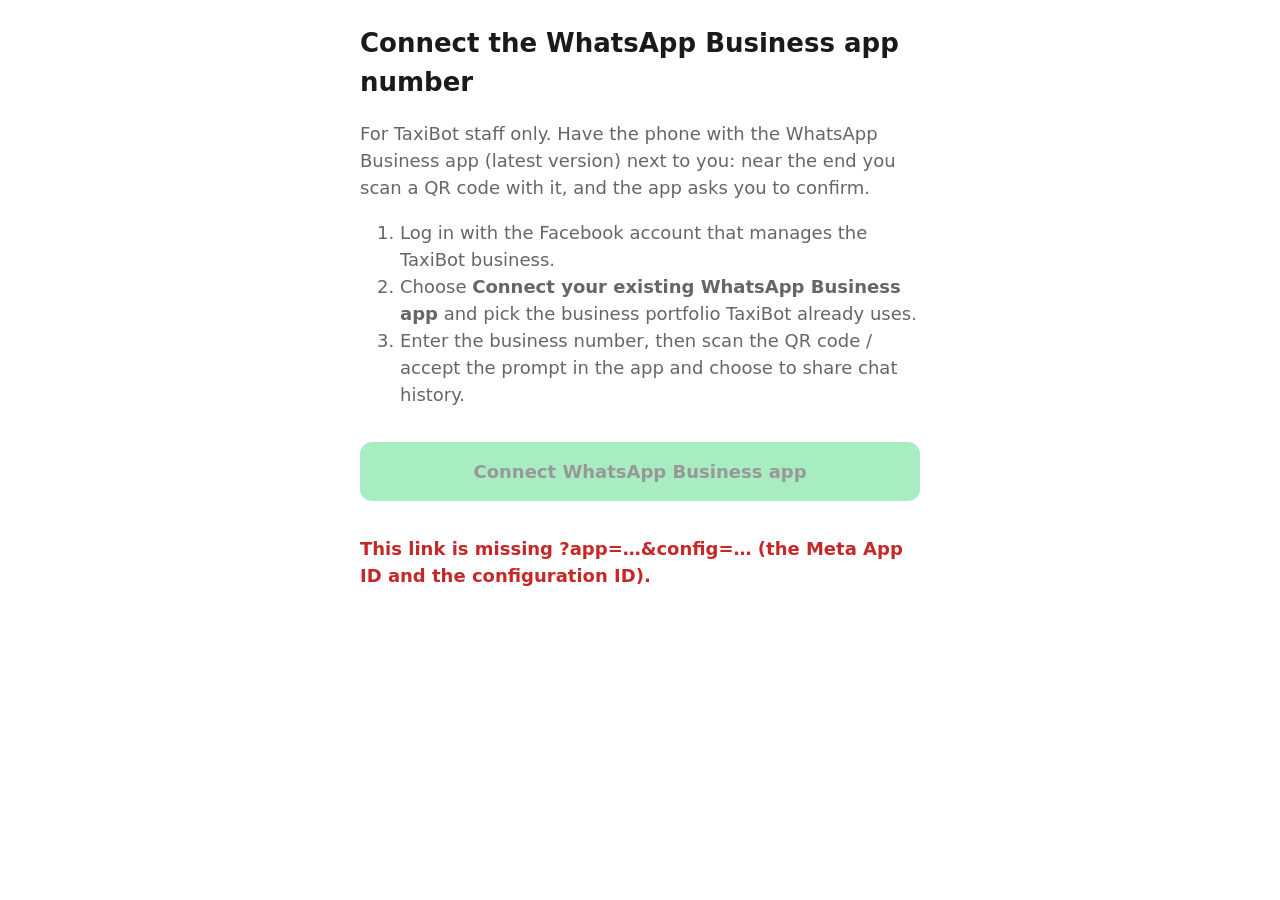
<file: whatsapp-connect.html>
<!doctype html>
<html lang="en">
<head>
<meta charset="utf-8">
<meta name="viewport" content="width=device-width, initial-scale=1">
<meta name="robots" content="noindex, nofollow">
<title>Connect WhatsApp</title>
<style>
  :root { --bg: #fff; --ink: #1a1a1a; --dim: #666; --line: #ddd; --accent: #f5c400; --ok: #1a7f37; --bad: #c62828; }
  @media (prefers-color-scheme: dark) { :root { --bg: #141414; --ink: #eee; --dim: #aaa; --line: #333; } }
  body { margin: 0; background: var(--bg); color: var(--ink); font: 18px/1.5 system-ui, sans-serif; }
  main { max-width: 560px; margin: 0 auto; padding: 24px 16px; }
  h1 { font-size: 26px; margin: 0 0 8px; }
  p, li { color: var(--dim); }
  button { width: 100%; font: inherit; font-weight: 700; padding: 16px; border: 0; border-radius: 12px;
           background: #25d366; color: #000; cursor: pointer; margin: 16px 0; }
  button:disabled { opacity: .4; cursor: default; }
  pre { background: rgba(127,127,127,.12); padding: 14px; border-radius: 10px; white-space: pre-wrap;
        word-break: break-all; font-size: 15px; user-select: all; }
  .ok { color: var(--ok); font-weight: 700; } .bad { color: var(--bad); font-weight: 700; }
</style>
</head>
<body>
<main>
  <h1>Connect the WhatsApp Business app number</h1>
  <p>For TaxiBot staff only. Have the phone with the WhatsApp Business app (latest version) next to you:
    near the end you scan a QR code with it, and the app asks you to confirm.</p>
  <ol>
    <li>Log in with the Facebook account that manages the TaxiBot business.</li>
    <li>Choose <b>Connect your existing WhatsApp Business app</b> and pick the business portfolio TaxiBot already uses.</li>
    <li>Enter the business number, then scan the QR code / accept the prompt in the app and choose to share chat history.</li>
  </ol>
  <button id="go" disabled>Connect WhatsApp Business app</button>
  <div id="out"></div>
</main>
<script>
  // The App ID and Facebook Login for Business configuration ID come from the address:
  //   whatsapp-connect.html?app=<APP_ID>&config=<CONFIG_ID>
  const q = new URLSearchParams(location.search);
  const APP = q.get("app") || "", CONFIG = q.get("config") || "";
  const out = document.getElementById("out"), go = document.getElementById("go");
  const show = (html) => { out.innerHTML = html; };
  const esc = (s) => String(s).replace(/[&<>"]/g, c => ({ "&": "&amp;", "<": "&lt;", ">": "&gt;", '"': "&quot;" }[c]));
  let result = null;

  if (!/^\d+$/.test(APP) || !/^\d+$/.test(CONFIG)) {
    show('<p class="bad">This link is missing ?app=…&config=… (the Meta App ID and the configuration ID).</p>');
  } else {
    window.fbAsyncInit = () => {
      FB.init({ appId: APP, autoLogAppEvents: true, xfbml: false, version: "v23.0" });
      go.disabled = false;
    };
    const sdk = document.createElement("script");
    sdk.src = "https://connect.facebook.net/en_US/sdk.js"; sdk.async = true; sdk.defer = true; sdk.crossOrigin = "anonymous";
    document.head.appendChild(sdk);
  }

  // Embedded Signup reports the new account and number by postMessage
  window.addEventListener("message", (e) => {
    if (!/(^|\.)facebook\.com$/.test(new URL(e.origin).hostname)) return;
    let d; try { d = JSON.parse(e.data); } catch { return; }
    if (d.type !== "WA_EMBEDDED_SIGNUP") return;
    if (/^FINISH/.test(d.event) && d.data) {
      result = d.data;
      const { waba_id, phone_number_id } = d.data;
      show(`<p class="ok">Connected (${esc(d.event)}).</p>
        <p>On the server, in ~/ridebot, run:</p>
        <pre>.venv/bin/python -m ridebot.wa_connect ${esc(waba_id)} ${esc(phone_number_id)} --save
systemctl --user restart ridebot</pre>
        <p>Run it within 24 hours so the app's contacts and chat history can be synced.</p>`);
    } else if (d.event === "CANCEL") {
      show(`<p class="bad">Stopped at: ${esc(d.data?.current_step || "?")}${d.data?.error_message ? " — " + esc(d.data.error_message) : ""}</p>`);
    } else if (d.event === "ERROR") {
      show(`<p class="bad">Error: ${esc(d.data?.error_message || "unknown")}</p>`);
    }
  });

  go.addEventListener("click", () => {
    FB.login((r) => {
      if (!result && !(r && r.authResponse)) show('<p class="bad">Facebook login was closed before finishing.</p>');
      // r.authResponse.code is not needed: the bot keeps using its own system-user token.
    }, {
      config_id: CONFIG, response_type: "code", override_default_response_type: true,
      extras: { setup: {}, featureType: "whatsapp_business_app_onboarding", sessionInfoVersion: "3" },
    });
  });
</script>
</body>
</html>
</file>
<file: style.css>
:root {
  --red: #c8102e; --red-ink: #a00d25; --ink: #16181d; --muted: #5d6573; --line: #e4e6eb;
  --bg: #ffffff; --tint: #f6f5f2; --card: #ffffff; --chip: #f1efe9; --focus: #1f6feb;
  --bot: #ffffff; --me: #e1f2d9; --phone: #eae6df; --on-red: #ffffff;
  --radius: 16px; --shadow: 0 1px 2px rgba(16, 24, 40, .06), 0 8px 24px rgba(16, 24, 40, .06);
}
@media (prefers-color-scheme: dark) {
  :root {
    --ink: #eceef2; --muted: #a3abb9; --line: #2b313c; --bg: #101318; --tint: #161a21; --card: #1a1f27;
    --chip: #232933; --bot: #232933; --me: #2b4a2a; --phone: #12161c; --red-ink: #ff6b7f; --focus: #79b8ff;
    --shadow: 0 1px 2px rgba(0, 0, 0, .3), 0 8px 24px rgba(0, 0, 0, .25);
  }
}
* { box-sizing: border-box; }
html { scroll-behavior: smooth; -webkit-text-size-adjust: 100%; }
body {
  margin: 0; background: var(--bg); color: var(--ink);
  font: 16px/1.6 -apple-system, BlinkMacSystemFont, "Segoe UI", Roboto, "PingFang HK", "Noto Sans HK",
        "Microsoft JhengHei", "Noto Color Emoji", sans-serif;
}
:lang(zh-Hans) body, body:lang(zh-Hans) { font-family: -apple-system, BlinkMacSystemFont, "Segoe UI", Roboto,
  "PingFang SC", "Noto Sans SC", "Microsoft YaHei", "Noto Color Emoji", sans-serif; }
h1, h2, h3 { line-height: 1.2; margin: 0 0 .5em; letter-spacing: -.01em; }
h1 { font-size: clamp(2rem, 5vw, 3.25rem); }
h2 { font-size: clamp(1.5rem, 3vw, 2.1rem); }
h3 { font-size: 1.05rem; }
p { margin: 0 0 1em; }
a { color: var(--red-ink); }
:focus-visible { outline: 3px solid var(--focus); outline-offset: 2px; border-radius: 6px; }
.wrap { max-width: 1120px; margin: 0 auto; padding: 0 16px; }
.narrow { max-width: 760px; }
.muted { color: var(--muted); } .small { font-size: .92rem; }
.skip { position: absolute; left: -999px; top: 8px; background: var(--card); padding: 8px 12px; z-index: 50; }
.skip:focus { left: 8px; }

/* header */
.top { position: sticky; top: 0; z-index: 20; background: color-mix(in srgb, var(--bg) 88%, transparent);
       backdrop-filter: saturate(1.4) blur(10px); border-bottom: 1px solid var(--line); }
.top-inner { display: flex; align-items: center; gap: 16px; height: 60px; }
.brand { display: flex; align-items: center; gap: 10px; color: var(--ink); text-decoration: none; font-weight: 600;
         font-size: 1.1rem; white-space: nowrap; }
.brand b { color: var(--red-ink); }
.brand-mark { width: 30px; height: 30px; color: var(--red); }
.nav { display: flex; gap: 20px; margin-left: auto; }
.nav a { color: var(--muted); text-decoration: none; font-size: .95rem; white-space: nowrap; }
.nav a:hover { color: var(--ink); }
.langs { display: flex; border: 1px solid var(--line); border-radius: 999px; overflow: hidden; }
.langs button { border: 0; background: none; color: var(--muted); font: inherit; font-size: .85rem; padding: 4px 10px;
                cursor: pointer; }
.langs button[aria-pressed="true"] { background: var(--ink); color: var(--bg); }
@media (max-width: 860px) { .nav { display: none; } .langs { margin-left: auto; } }
@media (max-width: 420px) { .top .btn-small { display: none; } }

/* buttons */
.btn { display: inline-flex; align-items: center; justify-content: center; gap: 8px; min-height: 48px;
       padding: 0 22px; border-radius: 999px; font: inherit; font-weight: 600; text-decoration: none; cursor: pointer;
       border: 1px solid transparent; transition: transform .08s ease, background .15s ease; }
.btn:active { transform: translateY(1px); }
.btn svg { width: 20px; height: 20px; }
.btn-primary { background: var(--red); color: var(--on-red); }
.btn-primary:hover { background: #a90d27; }
.btn-ghost { border-color: var(--line); color: var(--ink); background: var(--card); }
.btn-light { background: #fff; color: #a00d25; }
.btn-small { min-height: 36px; padding: 0 16px; font-size: .9rem; background: var(--red); color: #fff; }
.btn.wide { width: 100%; }
.btn[disabled] { opacity: .6; cursor: progress; }
.link { background: none; border: 0; color: var(--red-ink); font: inherit; font-size: .9rem; cursor: pointer; padding: 0; }

/* hero */
.hero { padding: 56px 0 64px; background:
  radial-gradient(1200px 400px at 85% -10%, color-mix(in srgb, var(--red) 14%, transparent), transparent 70%); }
.hero-inner { display: grid; grid-template-columns: 1.15fr .85fr; gap: 48px; align-items: center; }
.lead { font-size: 1.15rem; color: var(--muted); max-width: 36em; }
.actions { display: flex; flex-wrap: wrap; gap: 12px; margin: 24px 0; }
.points { display: flex; flex-wrap: wrap; gap: 8px; padding: 0; margin: 0; list-style: none; }
.points li { background: var(--chip); border-radius: 999px; padding: 4px 12px; font-size: .9rem; }
.points li::before { content: "✓ "; color: var(--red-ink); font-weight: 700; }
.phone { background: var(--phone); border-radius: 28px; border: 1px solid var(--line); box-shadow: var(--shadow);
         overflow: hidden; max-width: 380px; justify-self: center; width: 100%; }
.phone-bar { display: flex; align-items: center; gap: 10px; padding: 12px 16px; background: var(--card);
             border-bottom: 1px solid var(--line); font-weight: 600; }
.avatar { width: 32px; height: 32px; border-radius: 50%; background: var(--red); display: grid; place-items: center; }
.chat { padding: 16px; display: flex; flex-direction: column; gap: 8px; }
.bubble { margin: 0; padding: 8px 12px; border-radius: 14px; max-width: 85%; font-size: .9rem;
          box-shadow: 0 1px 1px rgba(0,0,0,.06); }
.bubble.bot { background: var(--bot); align-self: flex-start; border-bottom-left-radius: 4px; }
.bubble.me { background: var(--me); align-self: flex-end; border-bottom-right-radius: 4px; }
.pre { white-space: pre-line; }
@media (max-width: 860px) { .hero-inner { grid-template-columns: 1fr; } .hero { padding-top: 32px; } }

/* sections */
.section { padding: 64px 0; }
.section.tint { background: var(--tint); }
.sub { color: var(--muted); max-width: 46em; margin-bottom: 28px; }
.card { background: var(--card); border: 1px solid var(--line); border-radius: var(--radius); padding: 20px;
        box-shadow: var(--shadow); }
.steps { list-style: none; padding: 0; margin: 28px 0 0; display: grid; grid-template-columns: repeat(4, 1fr); gap: 16px; }
.steps li { background: var(--tint); border-radius: var(--radius); padding: 20px; }
.num { display: inline-grid; place-items: center; width: 32px; height: 32px; border-radius: 50%; background: var(--red);
       color: #fff; font-weight: 700; margin-bottom: 12px; }
.steps p { color: var(--muted); margin: 0; font-size: .95rem; }
@media (max-width: 860px) { .steps { grid-template-columns: 1fr 1fr; } }
@media (max-width: 520px) { .steps { grid-template-columns: 1fr; } }
.grid2 { display: grid; grid-template-columns: 1fr 1fr; gap: 16px; margin-bottom: 16px; align-items: start; }
#airport .small { margin-top: 12px; }
.grid4 { display: grid; grid-template-columns: repeat(4, 1fr); gap: 16px; }
@media (max-width: 860px) { .grid2 { grid-template-columns: 1fr; } .grid4 { grid-template-columns: 1fr 1fr; } }
@media (max-width: 520px) { .grid4 { grid-template-columns: 1fr; } }
.feat .ico { font-size: 1.6rem; display: block; margin-bottom: 8px; }
.feat p { color: var(--muted); font-size: .95rem; margin: 0; }
.extras ul { margin: 0; padding-left: 1.2em; columns: 2; column-gap: 32px; }
@media (max-width: 640px) { .extras ul { columns: 1; } }

/* tables */
.table-wrap { overflow-x: auto; }
.tbl { width: 100%; border-collapse: collapse; font-size: .95rem; }
.tbl th, .tbl td { text-align: left; padding: 10px 8px; border-bottom: 1px solid var(--line); vertical-align: top; }
.tbl th { color: var(--muted); font-weight: 500; font-size: .85rem; }
.tbl tr:last-child td { border-bottom: 0; }
.tbl td.num-cell { font-variant-numeric: tabular-nums; white-space: nowrap; }
#meter-table th[scope="row"] { color: var(--ink); font-weight: 500; font-size: .95rem; min-width: 9em; }
#meter-table td.num-cell { white-space: normal; }
@media (max-width: 520px) { .tbl th, .tbl td { padding: 8px 6px; font-size: .88rem; } }
.tag { display: block; font-size: .78rem; color: var(--red-ink); margin-top: 2px; }
.est-empty { color: var(--muted); text-align: center; padding: 32px 12px; }
.est-empty .ico { font-size: 2rem; display: block; margin-bottom: 8px; }
.est-empty p { margin: 0; max-width: 24em; margin-inline: auto; }
.tbl.airport td:nth-child(2) { font-weight: 600; }
.tabs { display: flex; flex-wrap: wrap; gap: 8px; margin-bottom: 16px; }
.tabs button { border: 1px solid var(--line); background: var(--card); color: var(--ink); font: inherit;
               padding: 8px 16px; border-radius: 999px; cursor: pointer; }
.tabs button[aria-selected="true"] { background: var(--ink); color: var(--bg); border-color: var(--ink); }

/* estimator */
.est { display: grid; grid-template-columns: 1fr 1fr; gap: 16px; align-items: start; }
@media (max-width: 860px) { .est { grid-template-columns: 1fr; } }
.field { position: relative; margin-bottom: 16px; }
.field label, .label-row { display: flex; justify-content: space-between; font-size: .85rem; color: var(--muted);
                           margin-bottom: 6px; }
.input { display: flex; align-items: center; gap: 10px; border: 1px solid var(--line); border-radius: 12px;
         padding: 0 12px; background: var(--bg); }
.input:focus-within { border-color: var(--focus); }
.input input { flex: 1; min-width: 0; border: 0; background: none; color: var(--ink); font: inherit; padding: 12px 0;
               outline: none; }
.field.chosen .input { border-color: var(--red); }
.dot { width: 10px; height: 10px; border-radius: 50%; flex: none; }
.dot.from { background: #2e9e44; } .dot.to { background: var(--red); border-radius: 2px; }
select { width: 100%; font: inherit; color: var(--ink); background: var(--bg); border: 1px solid var(--line);
         border-radius: 12px; padding: 11px 10px; }
.row3 { display: grid; grid-template-columns: 1fr 1fr; gap: 12px; }
@media (max-width: 420px) { .row3 { grid-template-columns: 1fr; } }
.check { display: flex; align-items: center; gap: 8px; margin-bottom: 16px; font-size: .95rem; }
.suggest { list-style: none; margin: 4px 0 0; padding: 0; position: absolute; left: 0; right: 0; z-index: 10;
           background: var(--card); border: 1px solid var(--line); border-radius: 12px; box-shadow: var(--shadow);
           overflow: hidden; }
.suggest:empty { display: none; }
.suggest li { padding: 10px 14px; cursor: pointer; border-top: 1px solid var(--line); }
.suggest li:first-child { border-top: 0; }
.suggest li:hover, .suggest li[aria-selected="true"] { background: var(--tint); }
.suggest .s-main { display: block; } .suggest .s-sub { display: block; font-size: .82rem; color: var(--muted); }
.status { min-height: 1.4em; margin: 10px 0 0; font-size: .9rem; color: var(--muted); }
.est-result .range { font-size: 2.2rem; font-weight: 700; letter-spacing: -.02em; margin: 4px 0 2px; }
.est-result .route { color: var(--muted); font-size: .92rem; margin-bottom: 14px; }
.est-result ul { list-style: none; padding: 0; margin: 0 0 14px; }
.est-result li { display: flex; justify-content: space-between; gap: 12px; padding: 8px 0; border-bottom: 1px dashed var(--line); }
.est-result li span:last-child { font-variant-numeric: tabular-nums; white-space: nowrap; }
.est-result .note { font-size: .88rem; color: var(--muted); }

/* drivers band */
.band { background: var(--red); color: #fff; }
.band .lead { color: rgba(255,255,255,.9); }
.band-inner { display: grid; grid-template-columns: 1fr 1.2fr; gap: 40px; align-items: center; }
.band-steps { margin: 0; padding-left: 1.2em; display: grid; gap: 12px; }
.band-steps li { padding-left: 4px; }
@media (max-width: 860px) { .band-inner { grid-template-columns: 1fr; } }

/* faq */
details { border-bottom: 1px solid var(--line); padding: 16px 0; }
summary { cursor: pointer; font-weight: 600; list-style: none; display: flex; justify-content: space-between; gap: 16px; }
summary::-webkit-details-marker { display: none; }
summary::after { content: "+"; color: var(--red-ink); font-size: 1.3rem; line-height: 1; }
details[open] summary::after { content: "–"; }
details p { color: var(--muted); margin: 12px 0 0; }

/* footer */
.foot { border-top: 1px solid var(--line); padding: 32px 0 48px; font-size: .9rem; color: var(--muted); }
.small-brand { color: var(--ink); }
.foot address.biz { font-style: normal; line-height: 1.6; margin: 12px 0; }
</file>
